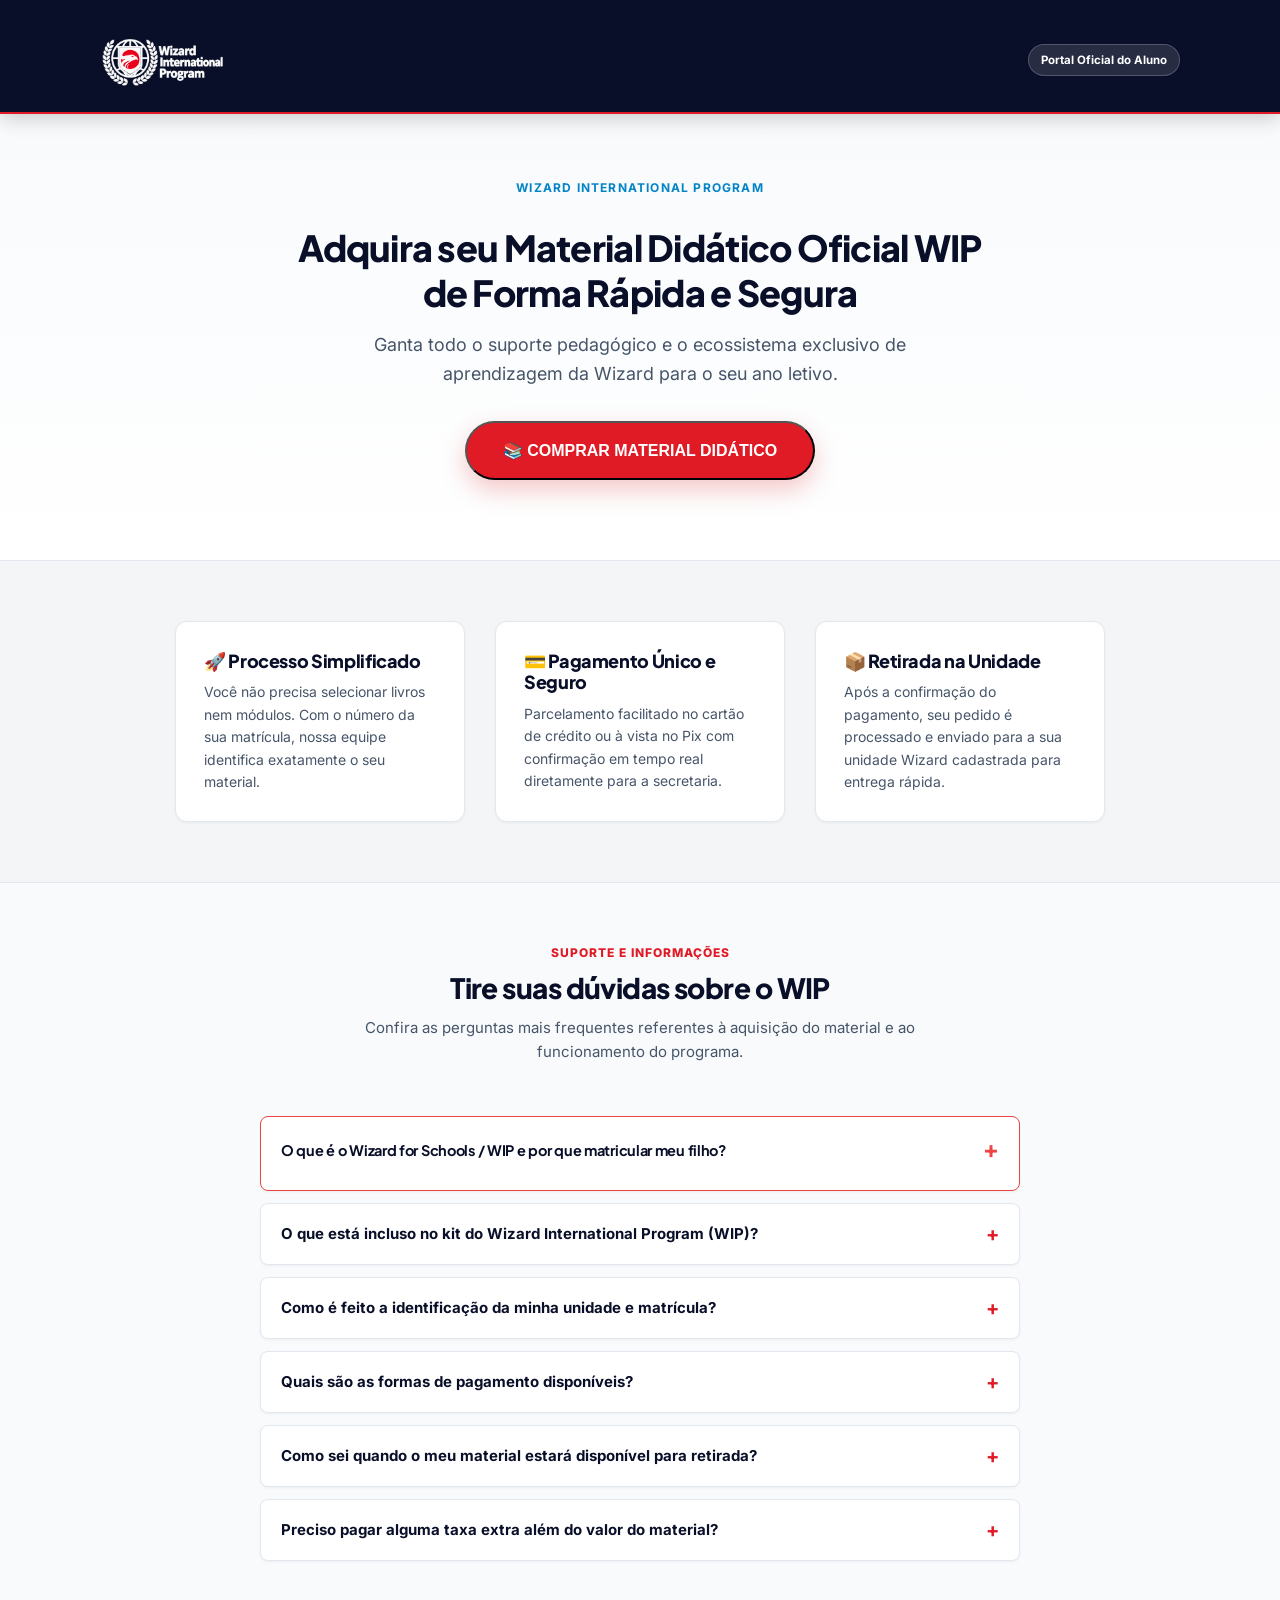
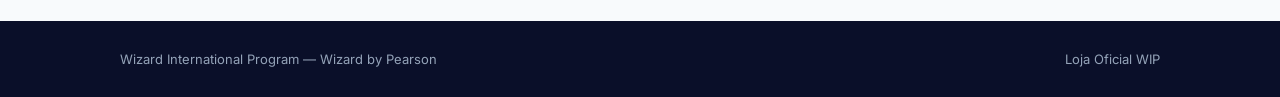
<file: index.html>
<!DOCTYPE html>
<html lang="pt-BR">
<head>
<meta charset="UTF-8">
<meta name="viewport" content="width=device-width, initial-scale=1.0">
<title>Material Didático WIP | Wizard by Pearson</title>
<link rel="preconnect" href="https://fonts.googleapis.com">
<link rel="preconnect" href="https://fonts.gstatic.com" crossorigin>
<link href="https://fonts.googleapis.com/css2?family=Inter:wght@400;500;600;700&family=Plus+Jakarta+Sans:wght@600;700;800&display=swap" rel="stylesheet">
<link rel="stylesheet" href="styles.css">
<style>
  /* Landing Page Styles */
  .hero-landing {
    padding: 60px 20px 80px;
    background: linear-gradient(180deg, #f8fafc 0%, #ffffff 100%);
    text-align: center;
    border-bottom: 1px solid var(--line);
  }
  .hero-landing h1 {
    font-size: 36px;
    color: var(--navy);
    line-height: 1.25;
    max-width: 720px;
    margin: 16px auto;
  }
  .hero-landing p {
    font-size: 18px;
    color: var(--gray);
    max-width: 600px;
    margin: 0 auto 32px;
  }
  .cta-button {
    display: inline-block;
    background: var(--red);
    color: #ffffff;
    font-weight: 800;
    font-size: 16px;
    padding: 18px 36px;
    border-radius: 50px;
    text-decoration: none;
    box-shadow: 0 10px 25px rgba(220, 38, 38, 0.25);
    transition: transform 0.2s, box-shadow 0.2s;
  }
  .cta-button:hover {
    transform: translateY(-2px);
    box-shadow: 0 14px 30px rgba(220, 38, 38, 0.35);
  }

  .features-grid {
    display: grid;
    grid-template-columns: repeat(auto-fit, minmax(280px, 1fr));
    gap: 30px;
    padding: 60px 20px;
  }
  .feature-card {
    background: #ffffff;
    border: 1px solid var(--line);
    border-radius: var(--radius);
    padding: 28px;
    box-shadow: var(--shadow-sm);
  }
  .feature-card h3 {
    font-size: 18px;
    color: var(--navy);
    margin-bottom: 10px;
  }
  .feature-card p {
    font-size: 14px;
    color: var(--gray);
  }

  /* Modal de Cadastro */
  .modal-overlay {
    position: fixed;
    top:0; left:0; right:0; bottom:0;
    background: rgba(15, 23, 42, 0.6);
    backdrop-filter: blur(4px);
    display: none;
    align-items: center;
    justify-content: center;
    padding: 20px;
    z-index: 1000;
  }
  .modal-overlay.active {
    display: flex;
  }
  .modal-content {
    background: #ffffff;
    border-radius: var(--radius);
    padding: 32px;
    max-width: 520px;
    width: 100%;
    max-height: 90vh;
    overflow-y: auto;
    position: relative;
    box-shadow: var(--shadow-md);
  }
  .modal-close {
    position: absolute;
    top: 16px;
    right: 20px;
    background: none;
    border: none;
    font-size: 24px;
    cursor: pointer;
    color: var(--gray);
  }
</style>
</head>
<body>

<header>
  <div class="wrap nav">
<a href="index.html" class="logo">
  <!-- Mude a altura de 50px para 80px ou 90px conforme achar melhor -->
  <img src="img/logodaWIP.png" alt="Wizard International Program" style="height: 85px; width: auto;" />
</a>
    </a>
    <span class="track-pill">Portal Oficial do Aluno</span>
  </div>
</header>

<!-- SEÇÃO HERO DA LANDING PAGE -->
<section class="hero-landing">
  <div class="wrap">
    <span class="eyebrow">Wizard International Program</span>
    <h1>Adquira seu Material Didático Oficial WIP de Forma Rápida e Segura</h1>
    <p>Ganta todo o suporte pedagógico e o ecossistema exclusivo de aprendizagem da Wizard para o seu ano letivo.</p>
    <button onclick="abrirModalCadastro()" class="cta-button">📚 COMPRAR MATERIAL DIDÁTICO</button>
  </div>
</section>

<!-- SEÇÃO DE INFORMAÇÕES / DIFERENCIAIS -->
<main class="wrap">
  <div class="features-grid">
    <div class="feature-card">
      <h3>🚀 Processo Simplificado</h3>
      <p>Você não precisa selecionar livros nem módulos. Com o número da sua matrícula, nossa equipe identifica exatamente o seu material.</p>
    </div>
    <div class="feature-card">
      <h3>💳 Pagamento Único e Seguro</h3>
      <p>Parcelamento facilitado no cartão de crédito ou à vista no Pix com confirmação em tempo real diretamente para a secretaria.</p>
    </div>
    <div class="feature-card">
      <h3>📦 Retirada na Unidade</h3>
      <p>Após a confirmação do pagamento, seu pedido é processado e enviado para a sua unidade Wizard cadastrada para entrega rápida.</p>
    </div>
  </div>
</main>

<!-- MODAL COM O FORMULÁRIO DE CADASTRO -->
<div id="modal-cadastro" class="modal-overlay">
  <div class="modal-content">
    <button class="modal-close" onclick="fecharModalCadastro()">&times;</button>
    <h2 style="font-size: 20px; color: var(--navy); margin-bottom: 8px;">Identificação do Aluno</h2>
    <p style="font-size: 13px; color: var(--gray); margin-bottom: 20px;">Preencha os dados abaixo para vincular o pagamento à sua matrícula na secretaria.</p>

    <form id="student-register-form" class="card-form" onsubmit="salvarCadastroEIrParaCheckout(event)" novalidate>
      <div>
        <label for="student-name">Nome Completo do Aluno *</label>
        <input type="text" id="student-name" placeholder="Ex: João Silva" required>
      </div>

      <div class="row-2">
        <div>
          <label for="student-cpf">CPF do Aluno / Responsável *</label>
          <input type="text" id="student-cpf" placeholder="000.000.000-00" maxlength="14" required>
        </div>
        <div>
          <label for="student-dob">Data de Nascimento *</label>
          <input type="date" id="student-dob" required>
        </div>
      </div>

      <div class="row-2">
        <div>
          <label for="unidade">Unidade:</label>
<select id="unidade" name="unidade" required>
  <option value="" disabled selected>Selecione a unidade...</option>
  <option value="Laranjeiras">Laranjeiras</option>
  <option value="Mata da Praia">Mata da Praia</option>
  <option value="Camburi">Camburi</option>
  <option value="Bento Ferreira">Bento Ferreira</option>
  <option value="Jacaraípe">Jacaraípe</option>
</select>
        </div>
        <div>
          <label for="student-reg">Nº da Matrícula *</label>
          <input type="text" id="student-reg" placeholder="Ex: 12345" required>
        </div>
      </div>

      <div style="border-top: 1px solid var(--line); margin: 16px 0; padding-top: 16px;">
        <div>
          <label for="resp-name">Nome do Responsável *</label>
          <input type="text" id="resp-name" placeholder="Ex: Maria Silva" required>
        </div>

        <div class="row-2">
          <div>
            <label for="resp-phone">WhatsApp *</label>
            <input type="text" id="resp-phone" placeholder="(00) 00000-0000" maxlength="15" required>
          </div>
          <div>
            <label for="resp-email">E-mail *</label>
            <input type="email" id="resp-email" placeholder="seu@email.com" required>
          </div>
        </div>
      </div>

      <button type="submit" class="btn-pay" style="margin-top: 10px;">IR PARA O PAGAMENTO →</button>
    </form>
  </div>
</div>

<!-- SEÇÃO DE FAQ (TIRE SUAS DÚVIDAS) -->
<section class="faq-section">
  <div class="wrap">
    <div class="faq-header">
      <span class="section-tag">SUPORTE E INFORMAÇÕES</span>
      <h2>Tire suas dúvidas sobre o WIP</h2>
      <p>Confira as perguntas mais frequentes referentes à aquisição do material e ao funcionamento do programa.</p>
    </div>
    <!-- SEÇÃO: O QUE É O WIP -->
<!-- SEÇÃO: O QUE É O WIP (INICIA FECHADO E COMPACTO) -->
<section class="wip-about-section">
  <div class="wrap">
    <!-- Repare no 'collapsed' adicionado aqui na classe -->
    <div class="wip-about-card collapsed">
      
      <div class="wip-about-header" onclick="toggleWipAccordion()" style="cursor: pointer;">
        <h2>O que é o Wizard for Schools / WIP e por que matricular meu filho?</h2>
        <span class="wip-toggle-icon" id="wipIcon">+</span>
      </div>

      <p class="wip-about-desc">
        O <strong>Wizards for Schools</strong> (também conhecido como <strong>WIP - Wizard International Program</strong>) é um programa de carga horária estendida de inglês com metodologia desenvolvida para atender desde a <strong>Educação Infantil ao Ensino Médio</strong>, ensinando as 4 habilidades do idioma com autonomia desde as primeiras aulas.
      </p>

      <div class="wip-grid">
        <div class="wip-feature-box">
          <div class="wip-icon-wrapper">
            <svg viewBox="0 0 24 24" fill="none" stroke="currentColor" stroke-width="2"><path d="M13 2L3 14h9l-1 8 10-12h-9l1-8z"/></svg>
          </div>
          <div>
            <h3>Resultados Rápidos</h3>
            <p>Resultados mensuráveis e perceptíveis no progresso do aluno.</p>
          </div>
        </div>

        <div class="wip-feature-box">
          <div class="wip-icon-wrapper">
            <svg viewBox="0 0 24 24" fill="none" stroke="currentColor" stroke-width="2"><circle cx="12" cy="12" r="10"/><polyline points="12 6 12 12 16 14"/></svg>
          </div>
          <div>
            <h3>Imersão Cultural</h3>
            <p>Aulas dinâmicas com imersão cultural até 5x na semana.</p>
          </div>
        </div>

        <div class="wip-feature-box">
          <div class="wip-icon-wrapper">
            <svg viewBox="0 0 24 24" fill="none" stroke="currentColor" stroke-width="2"><path d="M3 9l9-7 9 7v11a2 2 0 0 1-2 2H5a2 2 0 0 1-2-2z"/><polyline points="9 22 9 12 15 12 15 22"/></svg>
          </div>
          <div>
            <h3>Comodidade Total</h3>
            <p>Aulas com qualidade Wizard diretamente dentro da escola.</p>
          </div>
        </div>

        <div class="wip-feature-box">
          <div class="wip-icon-wrapper">
            <svg viewBox="0 0 24 24" fill="none" stroke="currentColor" stroke-width="2"><polygon points="12 2 15.09 8.26 22 9.27 17 14.14 18.18 21.02 12 17.77 5.82 21.02 7 14.14 2 9.27 8.91 8.26 12 2"/></svg>
          </div>
          <div>
            <h3>Metodologia Exclusiva</h3>
            <p>Metodologia comprovada da Wizard by Pearson.</p>
          </div>
        </div>

        <div class="wip-feature-box">
          <div class="wip-icon-wrapper">
            <svg viewBox="0 0 24 24" fill="none" stroke="currentColor" stroke-width="2"><path d="M17 21v-2a4 4 0 0 0-4-4H5a4 4 0 0 0-4 4v2"/><circle cx="9" cy="7" r="4"/><path d="M23 21v-2a4 4 0 0 0-3-3.87"/><path d="M16 3.13a4 4 0 0 1 0 7.75"/></svg>
          </div>
          <div>
            <h3>Professores Qualificados</h3>
            <p>Corpo docente treinado pela equipe pedagógica da Wizard.</p>
          </div>
        </div>

        <div class="wip-feature-box">
          <div class="wip-icon-wrapper">
            <svg viewBox="0 0 24 24" fill="none" stroke="currentColor" stroke-width="2"><path d="M12 22s8-4 8-10V5l-8-3-8 3v7c0 6 8 10 8 10z"/></svg>
          </div>
          <div>
            <h3>Avaliação Internacional</h3>
            <p>Testes de acompanhamento e certificação do progresso do inglês.</p>
          </div>
        </div>
      </div>

      <div class="wip-highlight-card">
        <div class="wip-highlight-title">
          <svg viewBox="0 0 24 24" fill="none" stroke="currentColor" stroke-width="2"><path d="M8.5 14.5A2.5 2.5 0 0 0 11 12c0-1.38-.5-2-1-3-1.072-2.143-.224-4.054 2-6 .5 2.5 2 4.9 4 6.5 2 1.6 3 3.5 3 5.5a7 7 0 1 1-14 0c0-1.153.433-2.294 1-3a2.5 2.5 0 0 0 2.5 2.5z"/></svg>
          Tudo isso sem sair da escola!
        </div>
        <p>O Wizards for Schools facilita a adaptação à rotina escolar, garantindo ensino de qualidade e um futuro repleto de oportunidades.</p>
      </div>

    </div>
  </div>
</section>
    <div class="faq-container">
      <div class="faq-item">
        <button class="faq-question" onclick="toggleFaq(this)">
          <span>O que está incluso no kit do Wizard International Program (WIP)?</span>
          <span class="faq-icon">+</span>
        </button>
        <div class="faq-answer">
          <p>O kit contempla todo o material didático exclusivo utilizado ao longo do módulo do programa WIP, garantindo que o aluno acompanhe as aulas de forma completa com conteúdo oficial Pearson.</p>
        </div>
      </div>

      <div class="faq-item">
        <button class="faq-question" onclick="toggleFaq(this)">
          <span>Como é feito a identificação da minha unidade e matrícula?</span>
          <span class="faq-icon">+</span>
        </button>
        <div class="faq-answer">
          <p>No momento da solicitação neste portal, você informa o nome do aluno, número da matrícula e seleciona a sua unidade Wizard. Com esses dados, nossa secretaria local faz a validação e vincula a entrega diretamente ao seu cadastro.</p>
        </div>
      </div>

      <div class="faq-item">
        <button class="faq-question" onclick="toggleFaq(this)">
          <span>Quais são as formas de pagamento disponíveis?</span>
          <span class="faq-icon">+</span>
        </button>
        <div class="faq-answer">
          <p>Você pode realizar o pagamento único de forma simples e rápida através de PIX com aprovação imediata ou via Cartão de Crédito na tela de checkout.</p>
        </div>
      </div>

      <div class="faq-item">
        <button class="faq-question" onclick="toggleFaq(this)">
          <span>Como sei quando o meu material estará disponível para retirada?</span>
          <span class="faq-icon">+</span>
        </button>
        <div class="faq-answer">
          <p>Assim que o pagamento for confirmado, a secretaria fará a requisição interna no sistema SAF. O progresso é acompanhado pela própria equipe e você poderá ser notificado via WhatsApp assim que o material estiver pronto para entrega na unidade.</p>
        </div>
      </div>

      <div class="faq-item">
        <button class="faq-question" onclick="toggleFaq(this)">
          <span>Preciso pagar alguma taxa extra além do valor do material?</span>
          <span class="faq-icon">+</span>
        </button>
        <div class="faq-answer">
          <p>Não. O valor pago durante este procedimento cobre integralmente a taxa do material didático selecionado, sem nenhum custo oculto adicional.</p>
        </div>
      </div>
    </div>
  </div>
</section>
<footer>
  <div class="wrap footer-row">
    <span>Wizard International Program — Wizard by Pearson</span>
    <span>Loja Oficial WIP</span>
  </div>
</footer>

<script>
  function abrirModalCadastro() {
    document.getElementById('modal-cadastro').classList.add('active');
  }

  function fecharModalCadastro() {
    document.getElementById('modal-cadastro').classList.remove('active');
  }

  // Máscaras rápidas
  document.getElementById('student-cpf').addEventListener('input', e => {
    let v = e.target.value.replace(/\D/g, '');
    v = v.replace(/(\d{3})(\d)/, '$1.$2');
    v = v.replace(/(\d{3})(\d)/, '$1.$2');
    v = v.replace(/(\d{3})(\d{1,2})$/, '$1-$2');
    e.target.value = v;
  });

  document.getElementById('resp-phone').addEventListener('input', e => {
    let v = e.target.value.replace(/\D/g, '');
    v = v.replace(/^(\d{2})(\d)/g, '($1) $2');
    v = v.replace(/(\d{5})(\d)/, '$1-$2');
    e.target.value = v;
  });

  function salvarCadastroEIrParaCheckout(e) {
    e.preventDefault();
    const form = document.getElementById('student-register-form');
    const inputs = form.querySelectorAll('input, select');
    let valido = true;

    inputs.forEach(input => {
      if(!input.value.trim()){
        input.style.borderColor = 'var(--red)';
        valido = false;
      } else {
        input.style.borderColor = 'var(--line)';
      }
    });
    if(!valido) return;

    const alunoData = {
      nome: document.getElementById('student-name').value,
      cpf: document.getElementById('student-cpf').value,
      nascimento: document.getElementById('student-dob').value,
      unidade: document.getElementById('unidade').value,
      matricula: document.getElementById('student-reg').value,
      responsavel: document.getElementById('resp-name').value,
      whatsapp: document.getElementById('resp-phone').value,
      email: document.getElementById('resp-email').value,
      dataCadastro: new Date().toLocaleDateString('pt-BR')
    };

    localStorage.setItem('aluno_pendente', JSON.stringify(alunoData));
    window.location.href = 'checkout.html';
  }
  function toggleFaq(button) {
  const item = button.parentElement;
  
  // Opcional: Fecha os outros itens que estiverem abertos
  document.querySelectorAll('.faq-item').forEach(otherItem => {
    if (otherItem !== item) {
      otherItem.classList.remove('active');
    }
  });

  // Alterna o item clicado
  item.classList.toggle('active');
}
function toggleWipAccordion() {
  const card = document.querySelector('.wip-about-card');
  const icon = document.getElementById('wipIcon');
  
  // Alterna a classe que esconde/mostra o conteúdo
  card.classList.toggle('collapsed');
  
  // Muda o ícone entre (-) e (+)
  if (card.classList.contains('collapsed')) {
    icon.innerText = '+';
  } else {
    icon.innerText = '−';
  }
}
</script>
</body>
</html>
</file>
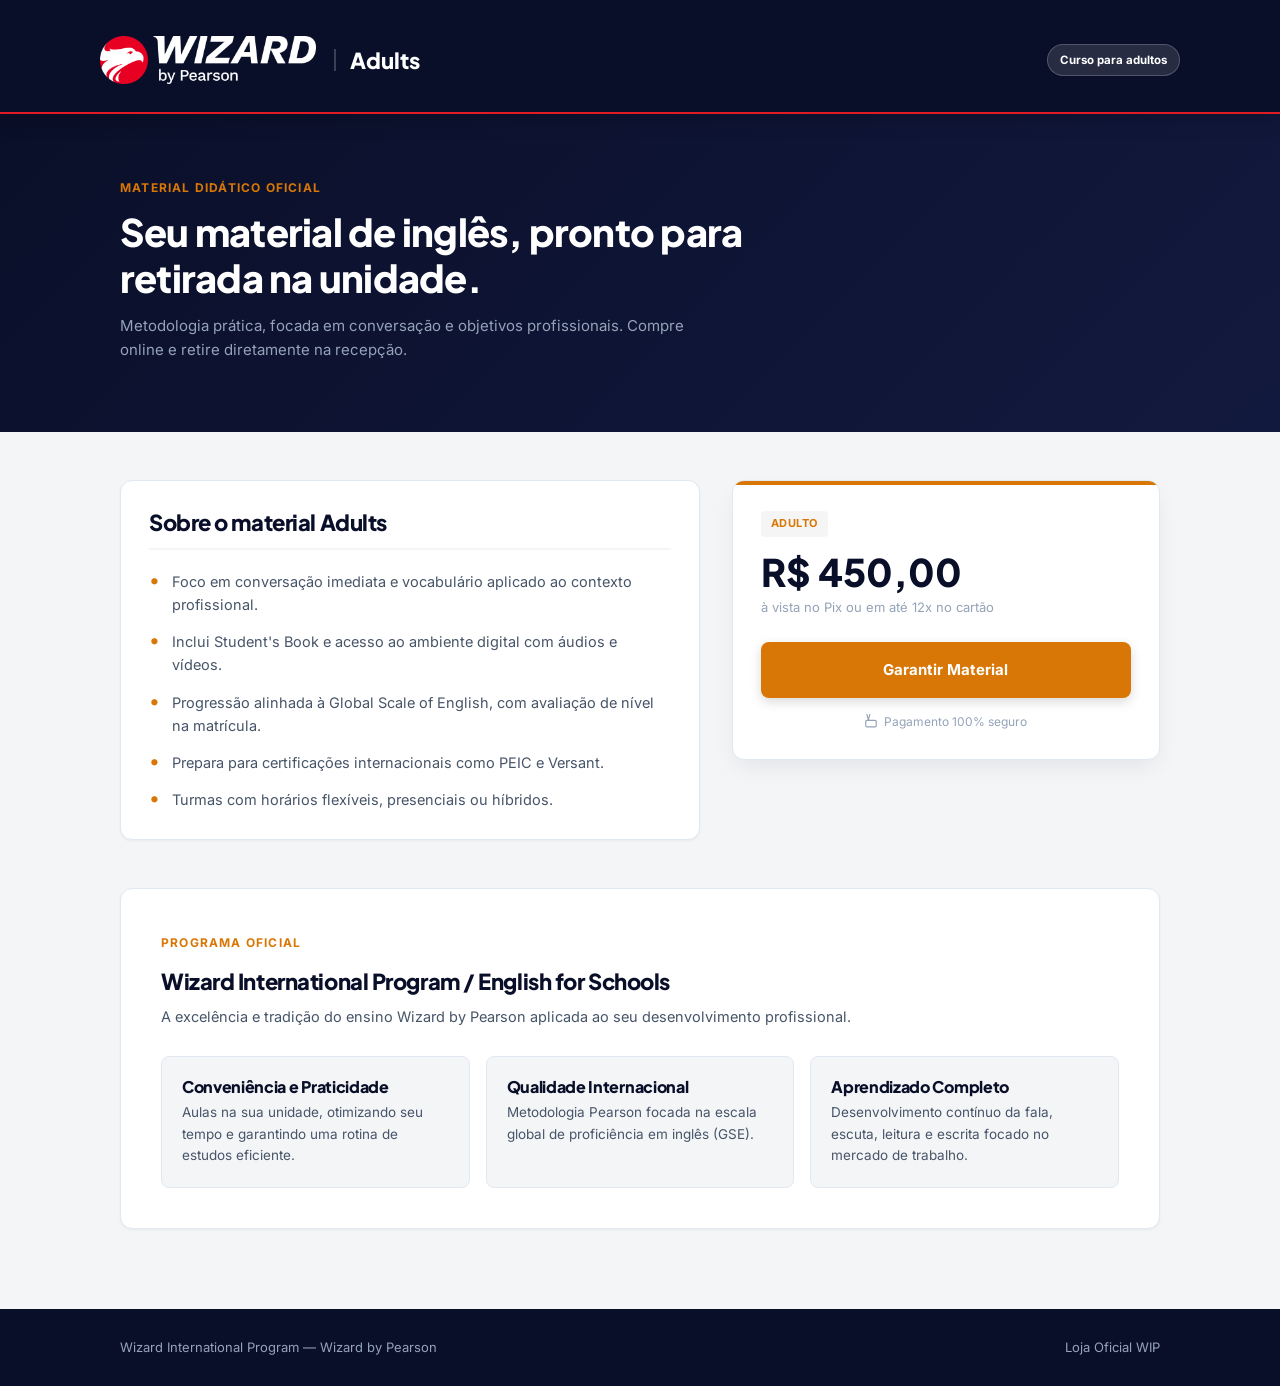
<file: adults.html>
<!DOCTYPE html>
<html lang="pt-BR">
<head>
<meta charset="UTF-8">
<meta name="viewport" content="width=device-width, initial-scale=1.0">
<title>WIP Adults | Material Didático Oficial</title>
<link rel="preconnect" href="https://fonts.googleapis.com">
<link rel="preconnect" href="https://fonts.gstatic.com" crossorigin>
<link href="https://fonts.googleapis.com/css2?family=Inter:wght@400;500;600;700&family=Plus+Jakarta+Sans:wght@600;700;800&display=swap" rel="stylesheet">
<link rel="stylesheet" href="styles.css">
<style>:root{--track-accent: var(--adults-accent);}</style>
</head>
<body>

<header>
  <div class="wrap nav">
    <a href="#" class="logo">
      <img src="img/wizard-logo.png" alt="Wizard by Pearson" class="logo-img">
      <span class="logo-word">Adults</span>
    </a>
    <span class="track-pill">Curso para adultos</span>
  </div>
</header>

<section class="hero">
  <div class="wrap">
    <span class="eyebrow">Material Didático Oficial</span>
    <h1>Seu material de inglês, pronto para retirada na unidade.</h1>
    <p>Metodologia prática, focada em conversação e objetivos profissionais. Compre online e retire diretamente na recepção.</p>
  </div>
</section>

<main class="wrap main-content">
  <section class="product-grid">
    <div class="product-details">
      <h2>Sobre o material Adults</h2>
      <ul class="feature-list">
        <li>Foco em conversação imediata e vocabulário aplicado ao contexto profissional.</li>
        <li>Inclui Student's Book e acesso ao ambiente digital com áudios e vídeos.</li>
        <li>Progressão alinhada à Global Scale of English, com avaliação de nível na matrícula.</li>
        <li>Prepara para certificações internacionais como PEIC e Versant.</li>
        <li>Turmas com horários flexíveis, presenciais ou híbridos.</li>
      </ul>
    </div>

    <div class="price-card">
      <span class="badge">Adulto</span>
      <div class="price">R$ 450,00</div>
      <div class="price-note">à vista no Pix ou em até 12x no cartão</div>
<a class="btn-buy" href="checkout.html?produto=WIP%20Adults&preco=450.00&faixa=Curso%20para%20adultos&origem=adults.html">Garantir Material</a>
      <div class="secure-note">
        <svg width="14" height="14" viewBox="0 0 24 24" fill="none" stroke="currentColor" stroke-width="2"><rect x="3" y="11" width="18" height="11" rx="2" ry="2"></rect><path d="M7 11V7a5 50 0 1 1 1 0v4"></path></svg>
        Pagamento 100% seguro
      </div>
    </div>
  </section>

  <section class="about-wip">
    <div class="about-wip-header">
      <span class="eyebrow">Programa Oficial</span>
      <h2>Wizard International Program / English for Schools</h2>
      <p>A excelência e tradição do ensino Wizard by Pearson aplicada ao seu desenvolvimento profissional.</p>
    </div>

    <div class="about-wip-grid">
      <div class="wip-card">
        <h3>Conveniência e Praticidade</h3>
        <p>Aulas na sua unidade, otimizando seu tempo e garantindo uma rotina de estudos eficiente.</p>
      </div>

      <div class="wip-card">
        <h3>Qualidade Internacional</h3>
        <p>Metodologia Pearson focada na escala global de proficiência em inglês (GSE).</p>
      </div>

      <div class="wip-card">
        <h3>Aprendizado Completo</h3>
        <p>Desenvolvimento contínuo da fala, escuta, leitura e escrita focado no mercado de trabalho.</p>
      </div>
    </div>
  </section>
</main>

<footer>
  <div class="wrap footer-row">
    <span>Wizard International Program — Wizard by Pearson</span>
    <span>Loja Oficial WIP</span>
  </div>
</footer>

</body>
</html>
</file>
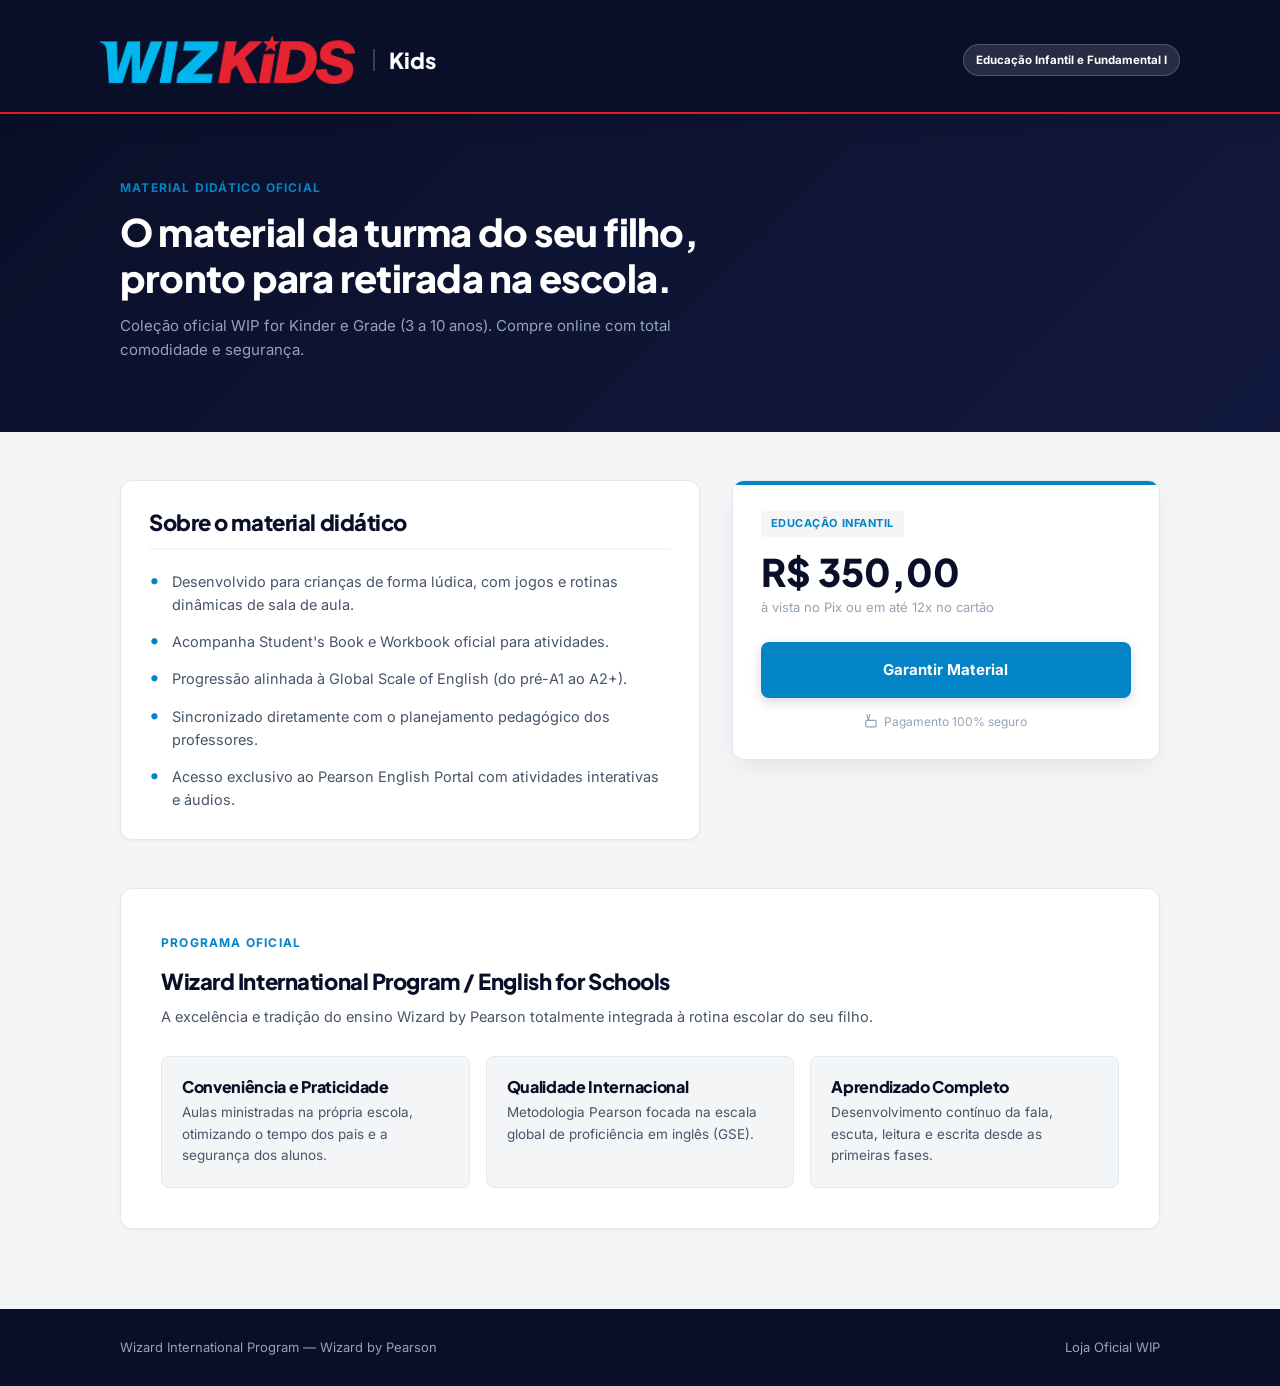
<file: kids.html>
<!DOCTYPE html>
<html lang="pt-BR">
<head>
  <meta charset="UTF-8">
  <meta name="viewport" content="width=device-width, initial-scale=1.0">
  <title>WIP Kids | Material Didático Oficial</title>
  <link rel="preconnect" href="https://fonts.googleapis.com">
  <link rel="preconnect" href="https://fonts.gstatic.com" crossorigin>
  <link href="https://fonts.googleapis.com/css2?family=Inter:wght@400;500;600;700&family=Plus+Jakarta+Sans:wght@600;700;800&display=swap" rel="stylesheet">
  <link rel="stylesheet" href="styles.css">
  <style>:root{--track-accent: var(--kids-accent);}</style>
</head>
<body>

<header>
  <div class="wrap nav">
    <a href="#" class="logo">
      <img src="img/wizkids-logo.png" alt="WizKids" class="logo-img">
      <span class="logo-word">Kids</span>
    </a>
    <span class="track-pill">Educação Infantil e Fundamental I</span>
  </div>
</header>

<section class="hero">
  <div class="wrap">
    <span class="eyebrow">Material Didático Oficial</span>
    <h1>O material da turma do seu filho, pronto para retirada na escola.</h1>
    <p>Coleção oficial WIP for Kinder e Grade (3 a 10 anos). Compre online com total comodidade e segurança.</p>
  </div>
</section>

<main class="wrap main-content">
  <section class="product-grid">
    <div class="product-details">
      <h2>Sobre o material didático</h2>
      <ul class="feature-list">
        <li>Desenvolvido para crianças de forma lúdica, com jogos e rotinas dinâmicas de sala de aula.</li>
        <li>Acompanha Student's Book e Workbook oficial para atividades.</li>
        <li>Progressão alinhada à Global Scale of English (do pré-A1 ao A2+).</li>
        <li>Sincronizado diretamente com o planejamento pedagógico dos professores.</li>
        <li>Acesso exclusivo ao Pearson English Portal com atividades interativas e áudios.</li>
      </ul>
    </div>

    <div class="price-card">
      <span class="badge">Educação Infantil</span>
      <div class="price">R$ 350,00</div>
      <div class="price-note">à vista no Pix ou em até 12x no cartão</div>
<a class="btn-buy" href="checkout.html?produto=WIP%20Teens&preco=420.00&faixa=Fundamental%20II%20e%20Ensino%20M%C3%A9dio&origem=teens.html">Garantir Material</a>
      <div class="secure-note">
        <svg width="14" height="14" viewBox="0 0 24 24" fill="none" stroke="currentColor" stroke-width="2"><rect x="3" y="11" width="18" height="11" rx="2" ry="2"></rect><path d="M7 11V7a5 50 0 1 11 0v4"></path></svg>
        Pagamento 100% seguro
      </div>
    </div>
  </section>

  <section class="about-wip">
    <div class="about-wip-header">
      <span class="eyebrow">Programa Oficial</span>
      <h2>Wizard International Program / English for Schools</h2>
      <p>A excelência e tradição do ensino Wizard by Pearson totalmente integrada à rotina escolar do seu filho.</p>
    </div>

    <div class="about-wip-grid">
      <div class="wip-card">
        <h3>Conveniência e Praticidade</h3>
        <p>Aulas ministradas na própria escola, otimizando o tempo dos pais e a segurança dos alunos.</p>
      </div>

      <div class="wip-card">
        <h3>Qualidade Internacional</h3>
        <p>Metodologia Pearson focada na escala global de proficiência em inglês (GSE).</p>
      </div>

      <div class="wip-card">
        <h3>Aprendizado Completo</h3>
        <p>Desenvolvimento contínuo da fala, escuta, leitura e escrita desde as primeiras fases.</p>
      </div>
    </div>
  </section>
</main>

<footer>
  <div class="wrap footer-row">
    <span>Wizard International Program — Wizard by Pearson</span>
    <span>Loja Oficial WIP</span>
  </div>
</footer>

</body>
</html>
</file>
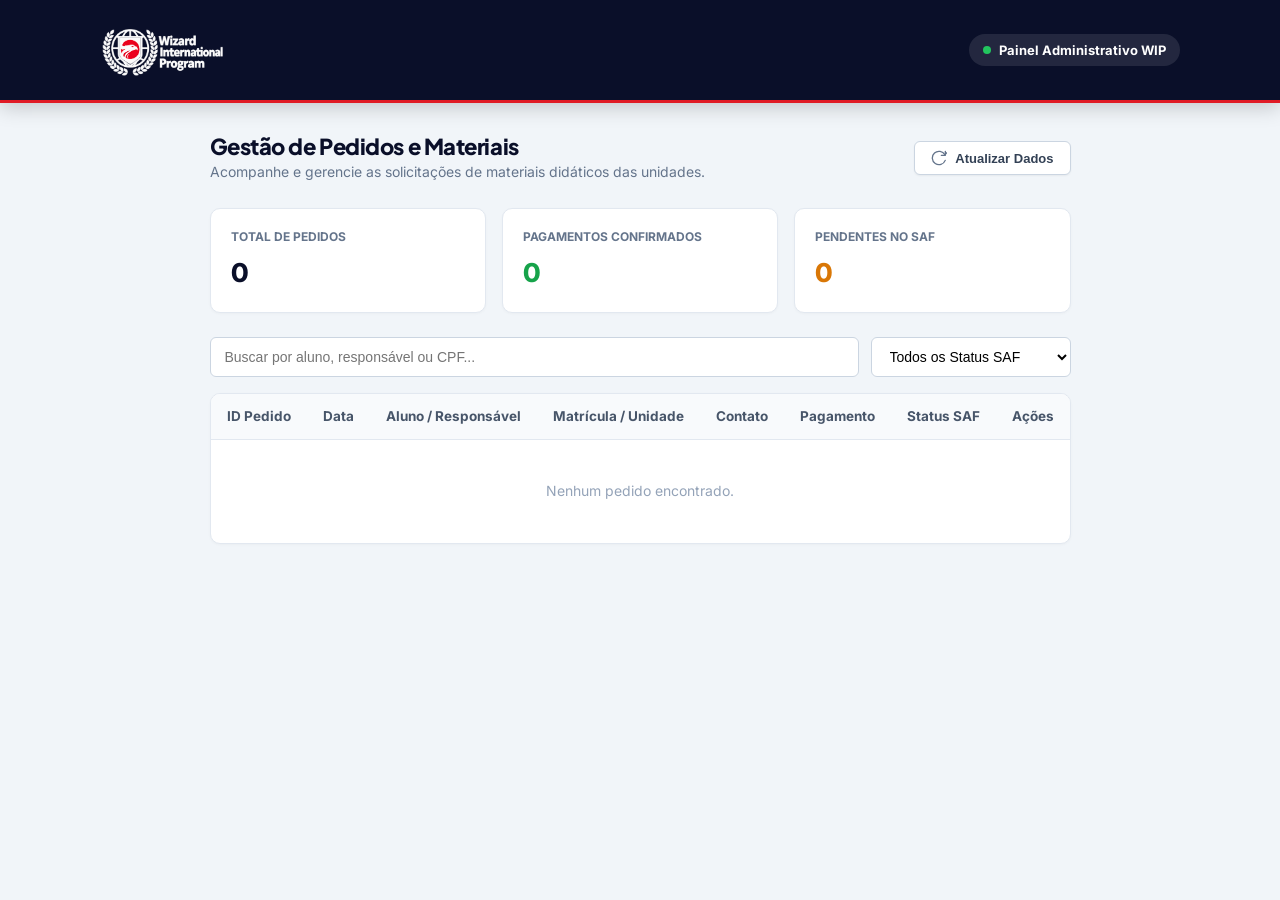
<file: secretaria.html>
<!DOCTYPE html>
<html lang="pt-BR">
<head>
  <meta charset="UTF-8">
  <meta name="viewport" content="width=device-width, initial-scale=1.0">
  <title>Painel da Secretaria | Wizard International Program</title>
  <link rel="preconnect" href="https://fonts.googleapis.com">
  <link rel="preconnect" href="https://fonts.gstatic.com" crossorigin>
  <link href="https://fonts.googleapis.com/css2?family=Inter:wght@400;500;600;700&family=Plus+Jakarta+Sans:wght@600;700;800&display=swap" rel="stylesheet">
  <link rel="stylesheet" href="styles.css">
</head>
<body class="admin-body">

<header class="admin-header">
  <div class="wrap nav">
    <a href="index.html" class="logo">
  <img src="img/logodaWIP.png" alt="Wizard International Program" style="height: 85px; width: auto;" />
    </a>
    <div class="admin-badge">
      <span class="status-dot"></span> Painel Administrativo WIP
    </div>
  </div>
</header>

<main class="wrap admin-main">
  
  <!-- CABEÇALHO DO PAINEL -->
  <div class="admin-topbar">
    <div>
      <h2>Gestão de Pedidos e Materiais</h2>
      <p>Acompanhe e gerencie as solicitações de materiais didáticos das unidades.</p>
    </div>
<button onclick="carregarPedidos(this)" class="btn-refresh">
  <svg class="icon-refresh" width="16" height="16" viewBox="0 0 24 24" fill="none" stroke="currentColor" stroke-width="2" stroke-linecap="round" stroke-linejoin="round">
    <path d="M21.5 2v6h-6"></path>
    <path d="M21.34 15.57a10 10 0 1 1-.57-8.38l5.67-5.67"></path>
  </svg>
  <span>Atualizar Dados</span>
</button>
  </div>

  <!-- METRICAS / KPIs -->
  <div class="kpi-grid">
    <div class="kpi-card">
      <span class="kpi-title">Total de Pedidos</span>
      <span class="kpi-value" id="kpi-total">0</span>
    </div>
    <div class="kpi-card kpi-success">
      <span class="kpi-title">Pagamentos Confirmados</span>
      <span class="kpi-value" id="kpi-pagos">0</span>
    </div>
    <div class="kpi-card kpi-warning">
      <span class="kpi-title">Pendentes no SAF</span>
      <span class="kpi-value" id="kpi-saf-pendente">0</span>
    </div>
  </div>

  <!-- BARRA DE PESQUISA E FILTROS -->
  <div class="admin-filters">
    <input type="text" id="search-input" placeholder="Buscar por aluno, responsável ou CPF..." oninput="filtrarPedidos()">
    <select id="filter-status" onchange="filtrarPedidos()">
      <option value="">Todos os Status SAF</option>
      <option value="🟡 Solicitar">🟡 Solicitar</option>
      <option value="🟢 Solicitado">🟢 Solicitado</option>
      <option value="📦 Entregue">📦 Entregue</option>
    </select>
  </div>

  <!-- TABELA DE PEDIDOS -->
  <div class="table-container">
    <table class="admin-table">
      <thead>
        <tr>
          <th>ID Pedido</th>
          <th>Data</th>
          <th>Aluno / Responsável</th>
          <th>Matrícula / Unidade</th>
          <th>Contato</th>
          <th>Pagamento</th>
          <th>Status SAF</th>
          <th style="text-align: right;">Ações</th>
        </tr>
      </thead>
      <tbody id="tabela-pedidos">
        <!-- Injetado via JS -->
      </tbody>
    </table>
    
    <div id="empty-state" class="empty-state" style="display: none;">
      <p>Nenhum pedido encontrado.</p>
    </div>
  </div>

</main>

<script>
  let todosPedidos = [];

  // Carrega os pedidos ao abrir a tela
  document.addEventListener("DOMContentLoaded", () => {
    carregarPedidos();
  });

  function carregarPedidos() {
    todosPedidos = JSON.parse(localStorage.getItem('pedidos_secretaria') || '[]');
    atualizarKPIs(todosPedidos);
    renderizarTabela(todosPedidos);
  }

  function atualizarKPIs(pedidos) {
    document.getElementById('kpi-total').innerText = pedidos.length;
    
    const pagos = pedidos.filter(p => p.pagamento && p.pagamento.includes('Pago')).length;
    document.getElementById('kpi-pagos').innerText = pagos;

    const pendentesSaf = pedidos.filter(p => p.statusSaf === '🟡 Solicitar').length;
    document.getElementById('kpi-saf-pendente').innerText = pendentesSaf;
  }

  function renderizarTabela(pedidos) {
    const tbody = document.getElementById('tabela-pedidos');
    const emptyState = document.getElementById('empty-state');
    tbody.innerHTML = '';

    if (pedidos.length === 0) {
      emptyState.style.display = 'block';
      return;
    }

    emptyState.style.display = 'none';

    pedidos.forEach((p, index) => {
      const tr = document.createElement('tr');
      tr.innerHTML = `
        <td><strong>${p.id || 'N/A'}</strong></td>
        <td>${p.data || '-'}</td>
        <td>
          <div class="cell-main">${p.aluno || 'Não informado'}</div>
          <div class="cell-sub">Resp: ${p.responsavel || '-'} | CPF: ${p.cpf || '-'}</div>
        </td>
        <td>
          <div class="cell-main">${p.unidade || 'Unidade Principal'}</div>
          <div class="cell-sub">Matrícula: ${p.matricula || '-'}</div>
        </td>
        <td>
          <div class="cell-sub">${p.email || '-'}</div>
          <div class="cell-sub">${p.whatsapp || '-'}</div>
        </td>
        <td><span class="badge-status badge-pay">${p.pagamento || '✅ Pago'}</span></td>
        <td>
          <select class="select-saf" onchange="alterarStatusSaf(${index}, this.value)">
            <option value="🟡 Solicitar" ${p.statusSaf === '🟡 Solicitar' ? 'selected' : ''}>🟡 Solicitar</option>
            <option value="🟢 Solicitado" ${p.statusSaf === '🟢 Solicitado' ? 'selected' : ''}>🟢 Solicitado</option>
            <option value="📦 Entregue" ${p.statusSaf === '📦 Entregue' ? 'selected' : ''}>📦 Entregue</option>
          </select>
        </td>
        <td style="text-align: right;">
          <button class="btn-delete" onclick="excluirPedido(${index})" title="Excluir Registro">🗑️</button>
        </td>
      `;
      tbody.appendChild(tr);
    });
  }

  function filtrarPedidos() {
    const termo = document.getElementById('search-input').value.toLowerCase();
    const statusFiltro = document.getElementById('filter-status').value;

    const filtrados = todosPedidos.filter(p => {
      const bateTexto = (p.aluno && p.aluno.toLowerCase().includes(termo)) ||
                        (p.responsavel && p.responsavel.toLowerCase().includes(termo)) ||
                        (p.cpf && p.cpf.toLowerCase().includes(termo)) ||
                        (p.id && p.id.toLowerCase().includes(termo));
      
      const bateStatus = statusFiltro === "" || p.statusSaf === statusFiltro;

      return bateTexto && bateStatus;
    });

    renderizarTabela(filtrados);
  }

  function alterarStatusSaf(index, novoStatus) {
    todosPedidos[index].statusSaf = novoStatus;
    localStorage.setItem('pedidos_secretaria', JSON.stringify(todosPedidos));
    atualizarKPIs(todosPedidos);
  }

  function excluirPedido(index) {
    if (confirm("Tem certeza que deseja remover este pedido do histórico da Secretaria?")) {
      todosPedidos.splice(index, 1);
      localStorage.setItem('pedidos_secretaria', JSON.stringify(todosPedidos));
      carregarPedidos();
    }
  }
</script>

</body>
</html>
</file>
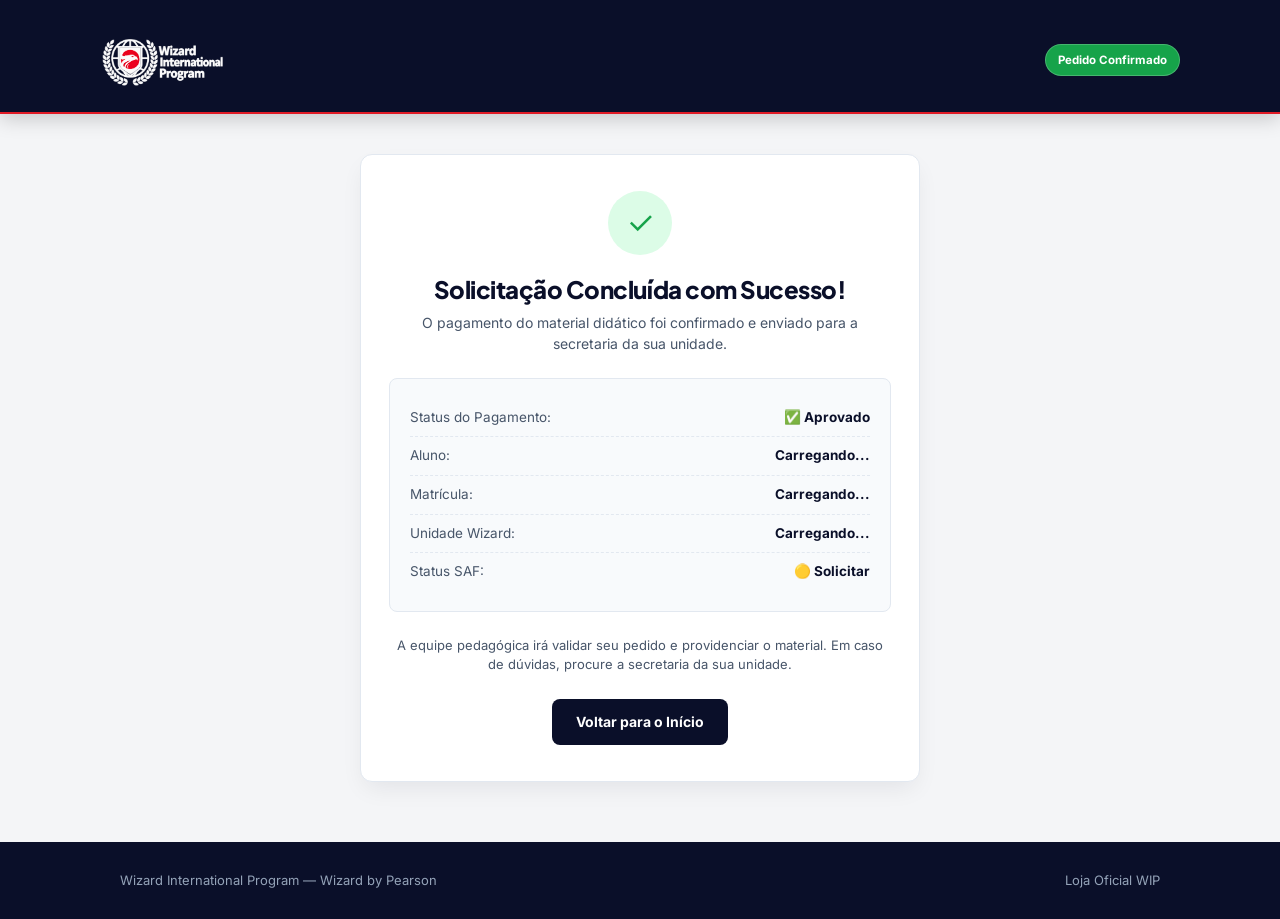
<file: sucesso.html>
<!DOCTYPE html>
<html lang="pt-BR">
<head>
<meta charset="UTF-8">
<meta name="viewport" content="width=device-width, initial-scale=1.0">
<title>Pagamento Confirmado | Wizard WIP</title>
<link rel="preconnect" href="https://fonts.googleapis.com">
<link rel="preconnect" href="https://fonts.gstatic.com" crossorigin>
<link href="https://fonts.googleapis.com/css2?family=Inter:wght@400;500;600;700&family=Plus+Jakarta+Sans:wght@600;700;800&display=swap" rel="stylesheet">
<link rel="stylesheet" href="styles.css">
<style>
  .success-container {
    max-width: 600px;
    margin: 40px auto 60px;
    padding: 0 20px;
  }
  .success-card {
    background: #ffffff;
    border: 1px solid var(--line);
    border-radius: var(--radius);
    padding: 36px 28px;
    text-align: center;
    box-shadow: var(--shadow-md);
  }
  .success-icon {
    width: 64px;
    height: 64px;
    background: #dcfce7;
    color: #16a34a;
    border-radius: 50%;
    display: flex;
    align-items: center;
    justify-content: center;
    font-size: 32px;
    margin: 0 auto 20px;
  }
  .success-card h1 {
    font-size: 24px;
    color: var(--navy);
    margin-bottom: 8px;
  }
  .success-card p {
    font-size: 14px;
    color: var(--gray);
    line-height: 1.5;
    margin-bottom: 24px;
  }
  .summary-box {
    background: #f8fafc;
    border: 1px solid var(--line);
    border-radius: 8px;
    padding: 20px;
    text-align: left;
    margin-bottom: 24px;
  }
  .summary-row {
    display: flex;
    justify-content: space-between;
    padding: 8px 0;
    font-size: 13.5px;
    border-bottom: 1px dashed var(--line);
  }
  .summary-row:last-child {
    border-bottom: none;
  }
  .summary-row span {
    color: var(--gray);
  }
  .summary-row strong {
    color: var(--navy);
  }
  .btn-voltar {
    display: inline-block;
    background: var(--navy);
    color: #ffffff;
    font-weight: 700;
    font-size: 14px;
    padding: 12px 24px;
    border-radius: 8px;
    text-decoration: none;
    transition: background 0.2s;
  }
  .btn-voltar:hover {
    opacity: 0.9;
  }
</style>
</head>
<body>

<header>
  <div class="wrap nav">
    <a href="index.html" class="logo">
  <img src="img/logodaWIP.png" alt="Wizard International Program" style="height: 85px; width: auto;" />
    </a>
    <span class="track-pill" style="background: #16a34a; color: #fff;">Pedido Confirmado</span>
  </div>
</header>

<main class="success-container">
  <div class="success-card">
    <div class="success-icon">✓</div>
    <h1>Solicitação Concluída com Sucesso!</h1>
    <p>O pagamento do material didático foi confirmado e enviado para a secretaria da sua unidade.</p>

    <div class="summary-box" id="resumo-pedido">
      <!-- Preenchido dinamicamente via JS -->
      <div class="summary-row"><span>Status do Pagamento:</span> <strong>✅ Aprovado</strong></div>
      <div class="summary-row"><span>Aluno:</span> <strong id="res-aluno">Carregando...</strong></div>
      <div class="summary-row"><span>Matrícula:</span> <strong id="res-matricula">Carregando...</strong></div>
      <div class="summary-row"><span>Unidade Wizard:</span> <strong id="res-unidade">Carregando...</strong></div>
      <div class="summary-row"><span>Status SAF:</span> <strong>🟡 Solicitar</strong></div>
    </div>

    <p style="font-size: 13px; color: var(--gray);">A equipe pedagógica irá validar seu pedido e providenciar o material. Em caso de dúvidas, procure a secretaria da sua unidade.</p>

    <a href="index.html" class="btn-voltar">Voltar para o Início</a>
  </div>
</main>

<footer>
  <div class="wrap footer-row">
    <span>Wizard International Program — Wizard by Pearson</span>
    <span>Loja Oficial WIP</span>
  </div>
</footer>

<script>
  document.addEventListener('DOMContentLoaded', () => {
    const pedidos = JSON.parse(localStorage.getItem('pedidos_secretaria') || '[]');
    if (pedidos.length > 0) {
      const ultimoPedido = pedidos[0];
      document.getElementById('res-aluno').innerText = ultimoPedido.aluno || '-';
      document.getElementById('res-matricula').innerText = ultimoPedido.matricula || '-';
      document.getElementById('res-unidade').innerText = ultimoPedido.unidade || '-';
    }
  });
</script>
</body>
</html>
</file>
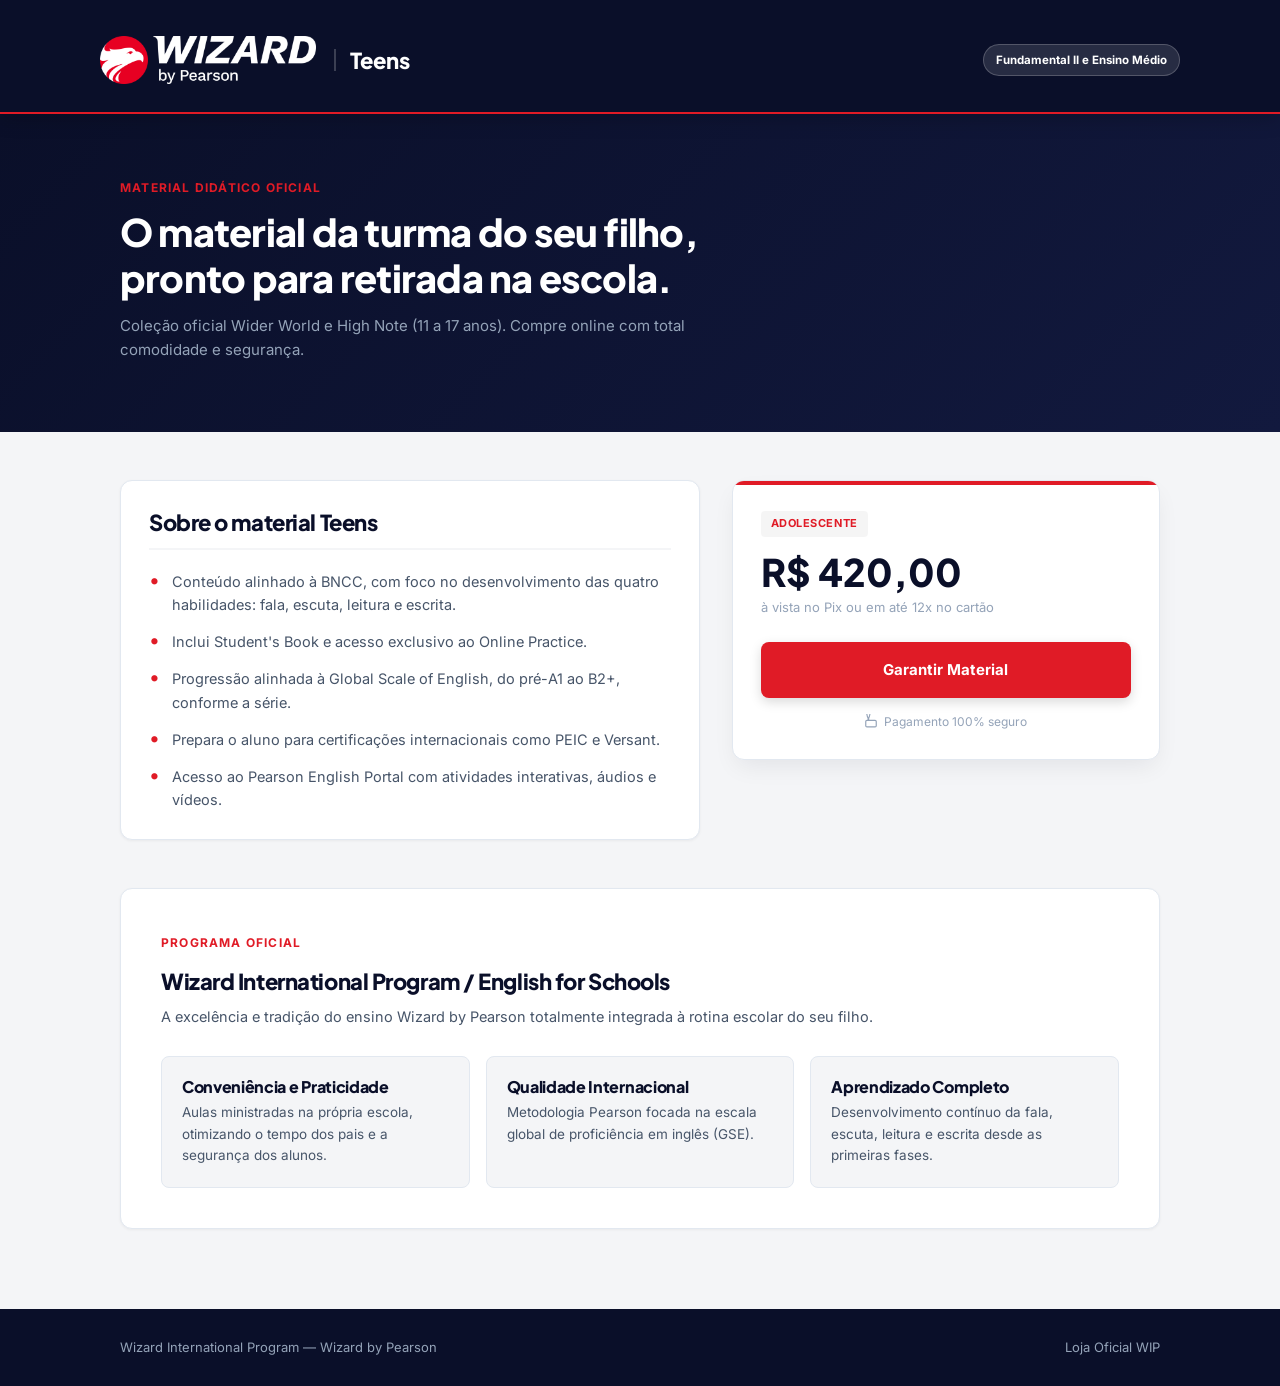
<file: teens.html>
<!DOCTYPE html>
<html lang="pt-BR">
<head>
<meta charset="UTF-8">
<meta name="viewport" content="width=device-width, initial-scale=1.0">
<title>WIP Teens | Material Didático Oficial</title>
<link rel="preconnect" href="https://fonts.googleapis.com">
<link rel="preconnect" href="https://fonts.gstatic.com" crossorigin>
<link href="https://fonts.googleapis.com/css2?family=Inter:wght@400;500;600;700&family=Plus+Jakarta+Sans:wght@600;700;800&display=swap" rel="stylesheet">
<link rel="stylesheet" href="styles.css">
<style>:root{--track-accent: var(--teens-accent);}</style>
</head>
<body>

<header>
  <div class="wrap nav">
    <a href="#" class="logo">
      <img src="img/wizard-logo.png" alt="Wizard by Pearson" class="logo-img">
      <span class="logo-word">Teens</span>
    </a>
    <span class="track-pill">Fundamental II e Ensino Médio</span>
  </div>
</header>

<section class="hero">
  <div class="wrap">
    <span class="eyebrow">Material Didático Oficial</span>
    <h1>O material da turma do seu filho, pronto para retirada na escola.</h1>
    <p>Coleção oficial Wider World e High Note (11 a 17 anos). Compre online com total comodidade e segurança.</p>
  </div>
</section>

<main class="wrap main-content">
  <section class="product-grid">
    <div class="product-details">
      <h2>Sobre o material Teens</h2>
      <ul class="feature-list">
        <li>Conteúdo alinhado à BNCC, com foco no desenvolvimento das quatro habilidades: fala, escuta, leitura e escrita.</li>
        <li>Inclui Student's Book e acesso exclusivo ao Online Practice.</li>
        <li>Progressão alinhada à Global Scale of English, do pré-A1 ao B2+, conforme a série.</li>
        <li>Prepara o aluno para certificações internacionais como PEIC e Versant.</li>
        <li>Acesso ao Pearson English Portal com atividades interativas, áudios e vídeos.</li>
      </ul>
    </div>

    <div class="price-card">
      <span class="badge">Adolescente</span>
      <div class="price">R$ 420,00</div>
      <div class="price-note">à vista no Pix ou em até 12x no cartão</div>
<a class="btn-buy" href="checkout.html?produto=WIP%20Teens&preco=420.00&faixa=Fundamental%20II%20e%20Ensino%20M%C3%A9dio&origem=teens.html">Garantir Material</a>
      <div class="secure-note">
        <svg width="14" height="14" viewBox="0 0 24 24" fill="none" stroke="currentColor" stroke-width="2"><rect x="3" y="11" width="18" height="11" rx="2" ry="2"></rect><path d="M7 11V7a5 50 0 1 1 1 0v4"></path></svg>
        Pagamento 100% seguro
      </div>
    </div>
  </section>

  <section class="about-wip">
    <div class="about-wip-header">
      <span class="eyebrow">Programa Oficial</span>
      <h2>Wizard International Program / English for Schools</h2>
      <p>A excelência e tradição do ensino Wizard by Pearson totalmente integrada à rotina escolar do seu filho.</p>
    </div>

    <div class="about-wip-grid">
      <div class="wip-card">
        <h3>Conveniência e Praticidade</h3>
        <p>Aulas ministradas na própria escola, otimizando o tempo dos pais e a segurança dos alunos.</p>
      </div>

      <div class="wip-card">
        <h3>Qualidade Internacional</h3>
        <p>Metodologia Pearson focada na escala global de proficiência em inglês (GSE).</p>
      </div>

      <div class="wip-card">
        <h3>Aprendizado Completo</h3>
        <p>Desenvolvimento contínuo da fala, escuta, leitura e escrita desde as primeiras fases.</p>
      </div>
    </div>
  </section>
</main>

<footer>
  <div class="wrap footer-row">
    <span>Wizard International Program — Wizard by Pearson</span>
    <span>Loja Oficial WIP</span>
  </div>
</footer>

</body>
</html>
</file>
<file: styles.css>
/* ============================================================
   WIP Loja — Design Corporativo Premium & Mobile Responsive
   ============================================================ */
/* Reset global e correção do rodapé colado ao final */
* {
  margin: 0;
  padding: 0;
  box-sizing: border-box;
}

html, body {
  height: 100%;
}

body {
  display: flex;
  flex-direction: column;
  min-height: 100vh;
  background-color: #0f172a; /* Mesma cor do seu footer (ou #0b1120 / #1e293b) */
}

/* O conteúdo principal cresce para empurrar o footer */
main, .hero-landing, .info-steps-section, .success-container, .admin-wrap {
  flex: 1 0 auto;
}

/* Garante que o footer fique sempre no final absoluto */
footer {
  margin-top: auto;
  width: 100%;
}
:root {
  --navy: #0a0f29;
  --navy-light: #12193e;
  --red: #e01b26;
  --bg-page: #f4f5f7;
  --card-bg: #ffffff;
  --ink: #0f172a;
  --gray: #475569;
  --gray-light: #94a3b8;
  --line: #e2e8f0;
  
  --kids-accent: #0284c7;
  --teens-accent: #e01b26;
  --adults-accent: #d97706;
  
  --radius: 12px;
  --shadow-sm: 0 1px 3px rgba(0,0,0,0.05);
  --shadow-md: 0 10px 25px -5px rgba(10, 15, 41, 0.08);
}

* {
  box-sizing: border-box;
}

html {
  scroll-behavior: smooth;
}

body {
  margin: 0;
  font-family: 'Inter', -apple-system, BlinkMacSystemFont, sans-serif;
  color: var(--ink);
  background: var(--bg-page);
  line-height: 1.6;
  -webkit-font-smoothing: antialiased;
}

h1, h2, h3 {
  font-family: 'Plus Jakarta Sans', sans-serif;
  font-weight: 800;
  line-height: 1.2;
  margin: 0;
  color: var(--navy);
  letter-spacing: -0.02em;
}

a {
  text-decoration: none;
  color: inherit;
}

.wrap {
  max-width: 1080px;
  margin: 0 auto;
  padding: 0 20px;
}

/* ================= HEADER ================= */
header {
  position: sticky;
  top: 0;
  z-index: 50;
  background: var(--navy);
  border-bottom: 4px solid var(--track-accent, var(--red));
  box-shadow: 0 4px 20px rgba(0, 0, 0, 0.2);
}

.nav {
  display: flex;
  align-items: center;
  justify-content: space-between;
  padding: 16px 0;
  gap: 12px;
}

.logo {
  display: flex;
  align-items: center;
  gap: 18px;
  height: 40px;
}

.logo-img {
  height: 30px; /* Logo maior e em destaque */
  width: auto;
  display: block;
}

.logo-word {
  font-family: 'Plus Jakarta Sans', sans-serif;
  font-weight: 800;
  font-size: 22px;
  color: #ffffff;
  padding-left: 14px;
  border-left: 2px solid rgba(255, 255, 255, 0.2);
  line-height: 1;
}

.track-pill {
  font-size: 11.5px;
  font-weight: 700;
  color: #ffffff;
  background: rgba(255, 255, 255, 0.12);
  border: 1px solid rgba(255, 255, 255, 0.2);
  padding: 6px 12px;
  border-radius: 30px;
  text-align: right;
  white-space: nowrap;
}

/* ================= HERO ================= */
.hero {
  background: linear-gradient(135deg, var(--navy) 0%, var(--navy-light) 100%);
  color: #fff;
  padding: 44px 0 52px;
}

.eyebrow {
  color: var(--track-accent, var(--kids-accent));
  font-size: 12px;
  font-weight: 700;
  text-transform: uppercase;
  letter-spacing: 0.1em;
  margin-bottom: 12px;
  display: inline-block;
}

.hero h1 {
  font-size: 28px;
  color: #ffffff;
  margin-bottom: 14px;
  max-width: 680px;
}

.hero p {
  font-size: 15px;
  color: var(--gray-light);
  max-width: 580px;
  margin: 0;
}

/* ================= CORPO PRINCIPAL ================= */
.main-content {
  padding: 32px 20px 60px;
}

.product-grid {
  display: grid;
  grid-template-columns: 1fr;
  gap: 24px;
  margin-bottom: 48px;
}

.product-details {
  background: var(--card-bg);
  padding: 28px;
  border-radius: var(--radius);
  border: 1px solid var(--line);
  box-shadow: var(--shadow-sm);
}

.product-details h2 {
  font-size: 22px;
  margin-bottom: 20px;
  border-bottom: 2px solid var(--bg-page);
  padding-bottom: 12px;
}

.feature-list {
  list-style: none;
  margin: 0;
  padding: 0;
  display: grid;
  gap: 14px;
}

.feature-list li {
  display: flex;
  gap: 12px;
  font-size: 14.5px;
  color: var(--gray);
}

.feature-list li::before {
  content: "•";
  color: var(--track-accent, var(--red));
  font-size: 20px;
  line-height: 1;
}

/* Card de Preço */
.price-card {
  background: var(--card-bg);
  border: 1px solid var(--line);
  padding: 28px;
  border-radius: var(--radius);
  box-shadow: var(--shadow-md);
  position: relative;
  overflow: hidden;
}

.price-card::before {
  content: "";
  position: absolute;
  top: 0;
  left: 0;
  right: 0;
  height: 4px;
  background: var(--track-accent, var(--red));
}

.price-card .badge {
  display: inline-block;
  font-size: 11px;
  font-weight: 700;
  text-transform: uppercase;
  letter-spacing: 0.05em;
  color: var(--track-accent, var(--red));
  background: rgba(0,0,0,0.04);
  padding: 4px 10px;
  border-radius: 4px;
  margin-bottom: 16px;
}

.price-card .price {
  font-size: 38px;
  font-weight: 800;
  font-family: 'Plus Jakarta Sans', sans-serif;
  color: var(--navy);
  line-height: 1;
  margin-bottom: 6px;
}

.price-card .price-note {
  font-size: 13px;
  color: var(--gray-light);
  margin-bottom: 24px;
}

.btn-buy {
  display: block;
  text-align: center;
  background: var(--track-accent, var(--red));
  color: #fff;
  font-weight: 700;
  font-size: 15px;
  padding: 16px;
  border-radius: 8px;
  box-shadow: 0 4px 12px rgba(0, 0, 0, 0.15);
  transition: transform 0.2s, opacity 0.2s;
}

.btn-buy:active {
  transform: scale(0.98);
}

.price-card .secure-note {
  font-size: 12px;
  color: var(--gray-light);
  margin-top: 14px;
  display: flex;
  align-items: center;
  justify-content: center;
  gap: 6px;
}

/* ================= SEÇÃO INSTITUCIONAL ================= */
.about-wip {
  background: var(--card-bg);
  padding: 32px;
  border-radius: var(--radius);
  border: 1px solid var(--line);
  box-shadow: var(--shadow-sm);
}

.about-wip-header {
  margin-bottom: 28px;
}

.about-wip-header h2 {
  font-size: 22px;
  margin-top: 4px;
  margin-bottom: 10px;
}

.about-wip-header p {
  font-size: 14.5px;
  color: var(--gray);
  margin: 0;
}

.about-wip-grid {
  display: grid;
  grid-template-columns: 1fr;
  gap: 16px;
}

.wip-card {
  background: var(--bg-page);
  padding: 20px;
  border-radius: 8px;
  border: 1px solid var(--line);
}

.wip-card h3 {
  font-size: 16px;
  margin-bottom: 6px;
  color: var(--navy);
}

.wip-card p {
  font-size: 13.5px;
  color: var(--gray);
  margin: 0;
}

/* ================= FOOTER ================= */
footer {
  background: var(--navy);
  color: var(--gray-light);
  padding: 28px 0;
  font-size: 13px;
}

.footer-row {
  display: flex;
  flex-direction: column;
  gap: 8px;
  text-align: center;
}
/* ============================================================
   ESTILOS ESPECÍFICOS DO CHECKOUT
   ============================================================ */

.checkout {
  padding: 40px 20px 80px;
}

.checkout h2 {
  font-size: 24px;
  margin-bottom: 24px;
}

.checkout-grid {
  display: grid;
  grid-template-columns: 1fr;
  gap: 32px;
}

/* Abas de Pagamento */
.pay-tabs {
  display: flex;
  background: var(--line);
  padding: 4px;
  border-radius: var(--radius);
  margin-bottom: 24px;
  gap: 4px;
}

.pay-tab {
  flex: 1;
  text-align: center;
  padding: 12px;
  font-family: 'Inter', sans-serif;
  font-weight: 600;
  font-size: 14px;
  background: transparent;
  border: none;
  border-radius: 8px;
  cursor: pointer;
  color: var(--gray);
  transition: all 0.2s ease;
}

.pay-tab.active {
  background: #ffffff;
  color: var(--navy);
  box-shadow: var(--shadow-sm);
  font-weight: 700;
}

/* Esconde e mostra os painéis */
.pay-panel {
  display: none;
  background: #ffffff;
  border: 1px solid var(--line);
  padding: 28px;
  border-radius: var(--radius);
  box-shadow: var(--shadow-sm);
}

.pay-panel.active {
  display: block;
}

/* Formulário de Cartão */
.card-form {
  display: grid;
  gap: 16px;
}

.card-form label {
  display: block;
  font-size: 13px;
  font-weight: 600;
  color: var(--navy);
  margin-bottom: 6px;
}

.card-form input, 
.card-form select {
  width: 100%;
  border: 1px solid var(--line);
  padding: 12px 14px;
  font-family: 'Inter', sans-serif;
  font-size: 14px;
  border-radius: 8px;
  background: #ffffff;
  color: var(--ink);
  outline: none;
  transition: border-color 0.2s;
}

.card-form input:focus, 
.card-form select:focus {
  border-color: var(--navy);
}

.row-2 {
  display: grid;
  grid-template-columns: 1fr 1fr;
  gap: 16px;
}

/* Painel Pix */
.pix-box {
  text-align: center;
  padding: 10px 0;
}

.pix-placeholder {
  width: 180px;
  height: 180px;
  margin: 0 auto 16px;
  background: #f8fafc;
  border: 2px dashed var(--line);
  border-radius: var(--radius);
  display: flex;
  align-items: center;
  justify-content: center;
  font-size: 13px;
  font-weight: 600;
  color: var(--gray-light);
}

.pix-discount {
  font-size: 14px;
  font-weight: 700;
  color: #16a34a;
  margin-bottom: 16px;
}

.pix-code {
  display: flex;
  gap: 8px;
  margin-bottom: 16px;
}

.pix-code input {
  flex: 1;
  font-size: 12px;
  background: var(--bg-page);
  border: 1px solid var(--line);
  padding: 10px;
  border-radius: 8px;
  color: var(--gray);
}

.btn-copy {
  border: 1px solid var(--line);
  background: #ffffff;
  padding: 0 16px;
  font-family: 'Inter', sans-serif;
  font-weight: 600;
  font-size: 13px;
  cursor: pointer;
  border-radius: 8px;
  color: var(--navy);
}

.btn-pay {
  width: 100%;
  background: var(--red);
  color: #ffffff;
  border: none;
  padding: 16px;
  font-family: 'Inter', sans-serif;
  font-weight: 700;
  font-size: 15px;
  cursor: pointer;
  border-radius: 8px;
  margin-top: 8px;
  box-shadow: 0 4px 12px rgba(224, 27, 38, 0.2);
}

/* Resumo do Pedido */
.order-summary {
  border: 1px solid var(--line);
  background: #ffffff;
  padding: 28px;
  border-radius: var(--radius);
  box-shadow: var(--shadow-sm);
  height: fit-content;
}

.order-summary h3 {
  font-size: 18px;
  margin-bottom: 20px;
  border-bottom: 1px solid var(--line);
  padding-bottom: 12px;
}

.order-line {
  display: flex;
  justify-content: space-between;
  font-size: 14px;
  color: var(--gray);
  padding: 10px 0;
  border-bottom: 1px solid var(--line);
}

.order-total {
  display: flex;
  justify-content: space-between;
  font-size: 18px;
  font-weight: 800;
  color: var(--navy);
  padding: 16px 0 12px;
}

.integration-note {
  font-size: 12px;
  color: var(--gray-light);
  background: var(--bg-page);
  padding: 12px;
  border-radius: 6px;
  margin-top: 12px;
  line-height: 1.4;
}

/* Responsivo para Telas Maiores */
@media (min-width: 768px) {
  .checkout-grid {
    grid-template-columns: 1.25fr 0.75fr;
    gap: 40px;
  }
}
/* ================= DESKTOPS E TABLETS ================= */
@media (min-width: 768px) {
  .hero {
    padding: 60px 0 70px;
  }

  .hero h1 {
    font-size: 38px;
  }

  .main-content {
    padding: 48px 20px 80px;
  }

  .product-grid {
    grid-template-columns: 1.15fr 0.85fr;
    gap: 32px;
    align-items: start;
  }

  .about-wip {
    padding: 40px;
  }

  .about-wip-grid {
    grid-template-columns: repeat(3, 1fr);
  }

  .footer-row {
    flex-direction: row;
    justify-content: space-between;
    text-align: left;
  }
}
/* ============================================================
   MODAL DE PROCESSAMENTO / AUTO-REDIRECT
   ============================================================ */

.processing-overlay {
  display: none;
  position: fixed;
  top: 0;
  left: 0;
  width: 100%;
  height: 100%;
  background: rgba(10, 15, 41, 0.85);
  backdrop-filter: blur(4px);
  z-index: 9999;
  align-items: center;
  justify-content: center;
  padding: 20px;
}

.processing-overlay.active {
  display: flex;
}

.processing-card {
  background: #ffffff;
  padding: 36px 28px;
  border-radius: var(--radius);
  max-width: 420px;
  width: 100%;
  text-align: center;
  box-shadow: 0 20px 25px -5px rgba(0, 0, 0, 0.2);
}

.processing-card h3 {
  font-size: 20px;
  color: var(--navy);
  margin: 16px 0 8px;
}

.processing-card p {
  font-size: 14px;
  color: var(--gray);
  margin: 0;
  line-height: 1.5;
}

/* Animação do Spinner */
.spinner {
  width: 48px;
  height: 48px;
  border: 4px solid var(--line);
  border-top-color: var(--red);
  border-radius: 50%;
  margin: 0 auto;
  animation: spin 0.8s linear infinite;
}

@keyframes spin {
  to {
    transform: rotate(360deg);
  }
}
/* ============================================================
   VALIDAÇÃO DE CAMPOS E ANIMAÇÕES
   ============================================================ */

/* Estilo para campos com erro */
.card-form input.input-error,
.card-form select.input-error {
  border: 2px solid #e01b26 !important;
  background-color: #fef2f2;
}

/* Estilo para campos preenchidos corretamente */
.card-form input.input-success,
.card-form select.input-success {
  border: 2px solid #16a34a !important;
  background-color: #f0fdf4;
}

/* Mensagem de erro abaixo do campo */
.error-msg {
  color: #e01b26;
  font-size: 11px;
  font-weight: 600;
  margin-top: 4px;
  display: none;
}

.input-error + .error-msg {
  display: block;
}

/* Animação Shake (Trepidação) */
@keyframes shake {
  0%, 100% { transform: translateX(0); }
  20%, 60% { transform: translateX(-6px); }
  40%, 80% { transform: translateX(6px); }
}

.shake {
  animation: shake 0.4s ease-in-out;
}
/* ============================================================
   MELHORIAS DE CHECKOUT & SEGURANÇA
   ============================================================ */

/* Seções do Formulário */
.form-section-title {
  font-size: 15px;
  font-weight: 700;
  color: var(--navy);
  margin: 20px 0 12px;
  padding-bottom: 6px;
  border-bottom: 1px dashed var(--line);
}

.form-section-title:first-child {
  margin-top: 0;
}

/* Banner de Prova Social */
.trust-banner {
  display: flex;
  align-items: center;
  gap: 12px;
  background: #f8fafc;
  border: 1px solid var(--line);
  padding: 12px 16px;
  border-radius: 8px;
  margin-bottom: 20px;
}

.stars {
  color: #f59e0b;
  font-size: 14px;
  letter-spacing: 2px;
}

.trust-text {
  font-size: 12px;
  color: var(--gray);
  line-height: 1.3;
}

.trust-text strong {
  color: var(--navy);
}

/* Pix Timer */
.pix-timer-box {
  background: #fffbeb;
  border: 1px solid #fef3c7;
  padding: 10px 14px;
  border-radius: 8px;
  font-size: 13px;
  color: #b45309;
  font-weight: 600;
  display: inline-flex;
  align-items: center;
  gap: 6px;
  margin-bottom: 16px;
}

.pix-timer-box span {
  font-family: monospace;
  font-size: 15px;
  font-weight: 700;
  color: #d97706;
}

/* Termos de Aceite */
.terms-group {
  margin: 18px 0 8px;
}

.checkbox-label {
  display: flex;
  align-items: flex-start;
  gap: 10px;
  font-size: 12.5px;
  color: var(--gray);
  cursor: pointer;
  user-select: none;
}

.checkbox-label input {
  width: 16px;
  height: 16px;
  margin-top: 2px;
  accent-color: var(--navy);
  cursor: pointer;
}

/* Selos e Bandeiras de Pagamento */
.payment-badges {
  display: flex;
  flex-direction: column;
  gap: 10px;
  margin-top: 16px;
  padding-top: 16px;
  border-top: 1px solid var(--line);
  align-items: center;
}

.card-flags {
  display: flex;
  gap: 8px;
  font-size: 11px;
  font-weight: 700;
  color: var(--gray-light);
  letter-spacing: 0.05em;
}

.card-flag-item {
  background: #f1f5f9;
  border: 1px solid var(--line);
  padding: 4px 8px;
  border-radius: 4px;
  color: var(--navy);
  font-size: 11px;
}

.ssl-badge {
  display: flex;
  align-items: center;
  gap: 6px;
  font-size: 11.5px;
  color: #16a34a;
  font-weight: 600;
}

/* Botão Secundário do Pix */
.btn-pay-secondary {
  width: 100%;
  background: transparent;
  border: 2px solid var(--navy);
  color: var(--navy);
  padding: 12px;
  font-family: 'Inter', sans-serif;
  font-weight: 700;
  font-size: 14px;
  cursor: pointer;
  border-radius: 8px;
  margin-top: 10px;
  transition: all 0.2s;
}

.btn-pay-secondary:hover {
  background: var(--navy);
  color: #ffffff;
}
/* Header & Navbar Responsivo */
header {
  width: 100%;
  background-color: var(--navy, #0f172a); /* Mantém o fundo escuro do cabeçalho */
  padding-top: 24px; /* <--- ESPAÇO MAIOR ACIMA DA LOGO */
  padding-bottom: 16px;
  border-bottom: 2px solid var(--red, #dc2626);
}

.nav {
  display: flex;
  align-items: center;
  justify-content: space-between;
  gap: 16px;
}

.logo {
  display: flex;
  align-items: center;
}

.logo-img {
  max-height: 48px; /* Controla a altura da logo para não estourar */
  width: auto;
  object-fit: contain;
}

/* Responsividade para Celulares e Telas Menores */
@media (max-width: 640px) {
  header {
    padding-top: 20px; /* Mantém um respiro bom no mobile */
    padding-bottom: 14px;
  }

  .nav {
    flex-direction: column; /* Em telas muito pequenas, empilha logo e pill se necessário */
    align-items: center;
    gap: 12px;
  }

  .logo-img {
    max-height: 38px; /* Reduz levemente a logo em telas pequenas */
  }

  .track-pill {
    font-size: 12px;
    padding: 4px 12px;
  }
}
/* ===================================================
   SEÇÃO DE FAQ (TIRE SUAS DÚVIDAS)
   =================================================== */
.faq-section {
  padding: 60px 0;
  background-color: #f8fafc;
  border-top: 1px solid var(--line, #e2e8f0);
}

.faq-header {
  text-align: center;
  max-width: 650px;
  margin: 0 auto 40px;
}

.section-tag {
  color: var(--red, #dc2626);
  font-weight: 800;
  font-size: 12px;
  letter-spacing: 1px;
  text-transform: uppercase;
  display: block;
  margin-bottom: 8px;
}

.faq-header h2 {
  font-size: 28px;
  color: var(--navy, #0f172a);
  font-weight: 800;
  margin-bottom: 12px;
}

.faq-header p {
  color: var(--gray, #64748b);
  font-size: 15px;
}

.faq-container {
  max-width: 760px;
  margin: 0 auto;
  display: flex;
  flex-direction: column;
  gap: 12px;
}

.faq-item {
  background: #ffffff;
  border: 1px solid var(--line, #e2e8f0);
  border-radius: 8px;
  overflow: hidden;
  box-shadow: 0 1px 3px rgba(0, 0, 0, 0.05);
  transition: border-color 0.2s;
}

.faq-question {
  width: 100%;
  padding: 18px 20px;
  background: transparent;
  border: none;
  text-align: left;
  font-family: inherit;
  font-size: 15px;
  font-weight: 700;
  color: var(--navy, #0f172a);
  display: flex;
  justify-content: space-between;
  align-items: center;
  cursor: pointer;
}

.faq-question:hover {
  background-color: #f1f5f9;
}

.faq-icon {
  font-size: 20px;
  font-weight: 700;
  color: var(--red, #dc2626);
  transition: transform 0.3s ease;
}

.faq-answer {
  max-height: 0;
  overflow: hidden;
  transition: max-height 0.3s ease, padding 0.3s ease;
  background-color: #ffffff;
  padding: 0 20px;
}

.faq-answer p {
  font-size: 14px;
  color: var(--gray, #64748b);
  line-height: 1.6;
  padding-bottom: 18px;
}

/* Estado ativo (Aberto) */
.faq-item.active .faq-answer {
  max-height: 200px;
}

.faq-item.active .faq-icon {
  transform: rotate(45deg); /* Transforma o + em um X */
}

.faq-item.active {
  border-color: #cbd5e1;
}
/* ===================================================
   SEÇÃO O QUE É O WIP (DESIGN EXECUTIVO)
   =================================================== */
/* ===================================================
   SEÇÃO O QUE É O WIP (MESMA LARGURA DAS PERGUNTAS)
   =================================================== */
.wip-about-section {
  padding: 12px 0;
  background-color: #f8fafc;
}

.wip-about-card {
  max-width: 760px; /* Alinha perfeitamente com a largura do FAQ abaixo */
  margin: 0 auto;
  background: #ffffff;
  border: 1px solid #ef4444;
  border-radius: 8px;
  padding: 14px 20px;
  box-shadow: 0 1px 3px rgba(0, 0, 0, 0.05);
  transition: all 0.2s ease;
}

.wip-about-header {
  display: flex;
  justify-content: space-between;
  align-items: center;
}

.wip-about-header h2 {
  font-size: 14.5px; /* Tamanho discreto e proporcional */
  color: var(--navy, #0f172a);
  font-weight: 700;
  margin: 0;
  line-height: 1.4;
}

.wip-toggle-icon {
  font-size: 18px;
  font-weight: 700;
  color: #ef4444;
  user-select: none;
  margin-left: 12px;
}

/* Esconde todo o conteúdo interno quando estiver 'collapsed' */
.wip-about-card.collapsed .wip-about-desc,
.wip-about-card.collapsed .wip-grid,
.wip-about-card.collapsed .wip-highlight-card {
  display: none;
}

.wip-about-desc {
  font-size: 13px;
  color: #475569;
  line-height: 1.5;
  margin: 16px 0 14px;
}

.wip-grid {
  display: grid;
  grid-template-columns: 1fr 1fr;
  gap: 10px;
  margin-bottom: 14px;
}

.wip-feature-box {
  background: #f8fafc;
  border: 1px solid #e2e8f0;
  border-radius: 6px;
  padding: 10px 12px;
  display: flex;
  align-items: center;
  gap: 10px;
}

.wip-icon-wrapper {
  width: 28px;
  height: 28px;
  background: #e2e8f0;
  border-radius: 6px;
  display: flex;
  align-items: center;
  justify-content: center;
  flex-shrink: 0;
}

.wip-icon-wrapper svg {
  width: 14px;
  height: 14px;
  stroke: var(--navy, #0f172a);
}

.wip-feature-box h3 {
  font-size: 12.5px;
  color: var(--navy, #0f172a);
  font-weight: 700;
  margin-bottom: 2px;
}

.wip-feature-box p {
  font-size: 11.5px;
  color: #64748b;
  line-height: 1.3;
  margin: 0;
}

.wip-highlight-card {
  background: var(--navy, #0f172a);
  border-left: 4px solid #ef4444;
  border-radius: 6px;
  padding: 12px 14px;
  color: #ffffff;
}

.wip-highlight-title {
  font-size: 13px;
  font-weight: 700;
  color: #fbbf24;
  display: flex;
  align-items: center;
  gap: 6px;
  margin-bottom: 4px;
}

.wip-highlight-title svg {
  width: 14px;
  height: 14px;
  stroke: #fbbf24;
}

.wip-highlight-card p {
  font-size: 12px;
  color: #cbd5e1;
  line-height: 1.4;
  margin: 0;
}

@media (max-width: 600px) {
  .wip-grid {
    grid-template-columns: 1fr;
  }
}

.wip-highlight-title {
  font-size: 16px;
  font-weight: 800;
  color: #fbbf24; /* Amarelo elegante para o título do destaque */
  display: flex;
  align-items: center;
  gap: 10px;
  margin-bottom: 8px;
}

.wip-highlight-title svg {
  width: 20px;
  height: 20px;
  stroke: #fbbf24;
}

.wip-highlight-card p {
  font-size: 14px;
  color: #cbd5e1;
  line-height: 1.5;
  margin: 0;
}

/* Responsividade Mobile */
@media (max-width: 768px) {
  .wip-grid {
    grid-template-columns: 1fr;
  }
  .wip-about-card {
    padding: 20px;
  }
  .wip-about-header h2 {
    font-size: 18px;
  }
}
/* Transição e controle de abertura do Accordion WIP */
.wip-toggle-icon {
  font-size: 24px;
  font-weight: 700;
  color: #ef4444;
  user-select: none;
  transition: transform 0.2s ease;
}

/* Esconde o conteúdo quando colapsado */
.wip-about-card.collapsed .wip-about-desc,
.wip-about-card.collapsed .wip-grid,
.wip-about-card.collapsed .wip-highlight-card {
  display: none;
}

/* Ajusta o padding do card quando estiver fechado */
.wip-about-card.collapsed {
  padding-bottom: 20px;
}
/* ===================================================
   PAINEL DA SECRETARIA (ESTILO PROFISSIONAL)
   =================================================== */
.admin-body {
  background-color: #f1f5f9;
}

.admin-header {
  background: var(--navy, #0f172a);
  padding: 14px 0;
  border-bottom: 3px solid var(--red, #dc2626);
}

.admin-badge {
  display: flex;
  align-items: center;
  gap: 8px;
  color: #ffffff;
  font-size: 13px;
  font-weight: 700;
  background: rgba(255, 255, 255, 0.1);
  padding: 6px 14px;
  border-radius: 20px;
}

.status-dot {
  width: 8px;
  height: 8px;
  background-color: #22c55e;
  border-radius: 50%;
}

.admin-main {
  padding: 30px 20px;
}

.admin-topbar {
  display: flex;
  justify-content: space-between;
  align-items: center;
  margin-bottom: 24px;
}

.admin-topbar h2 {
  font-size: 22px;
  color: var(--navy, #0f172a);
  font-weight: 800;
}

.admin-topbar p {
  font-size: 14px;
  color: #64748b;
  margin-top: 2px;
}

.btn-refresh {
  display: inline-flex;
  align-items: center;
  gap: 8px;
  background: #ffffff;
  color: #334155;
  border: 1px solid #cbd5e1;
  padding: 8px 16px;
  border-radius: 6px;
  font-size: 13px;
  font-weight: 600;
  cursor: pointer;
  box-shadow: 0 1px 2px rgba(0, 0, 0, 0.05);
  transition: all 0.2s ease;
}

.btn-refresh:hover {
  background: #f8fafc;
  border-color: #94a3b8;
  color: var(--navy, #0f172a);
}

.btn-refresh:active {
  transform: scale(0.98);
}

/* Ícone SVG */
.icon-refresh {
  transition: transform 0.4s ease;
  color: #64748b;
}

.btn-refresh:hover .icon-refresh {
  color: var(--navy, #0f172a);
}

/* Classe de animação aplicada via JS */
.btn-refresh.spinning .icon-refresh {
  animation: spin 0.6s linear;
}

@keyframes spin {
  from { transform: rotate(0deg); }
  to { transform: rotate(360deg); }
}

/* KPIs Grid */
.kpi-grid {
  display: grid;
  grid-template-columns: repeat(auto-fit, minmax(220px, 1fr));
  gap: 16px;
  margin-bottom: 24px;
}

.kpi-card {
  background: #ffffff;
  padding: 18px 20px;
  border-radius: 10px;
  border: 1px solid #e2e8f0;
  box-shadow: 0 1px 3px rgba(0,0,0,0.03);
}

.kpi-title {
  display: block;
  font-size: 12px;
  font-weight: 700;
  color: #64748b;
  text-transform: uppercase;
  margin-bottom: 6px;
}

.kpi-value {
  font-size: 26px;
  font-weight: 800;
  color: var(--navy, #0f172a);
}

.kpi-success .kpi-value { color: #16a34a; }
.kpi-warning .kpi-value { color: #d97706; }

/* Filtros */
.admin-filters {
  display: flex;
  gap: 12px;
  margin-bottom: 16px;
}

.admin-filters input {
  flex: 1;
  padding: 10px 14px;
  border: 1px solid #cbd5e1;
  border-radius: 6px;
  font-size: 14px;
}

.admin-filters select {
  width: 200px;
  padding: 10px 14px;
  border: 1px solid #cbd5e1;
  border-radius: 6px;
  font-size: 14px;
  background: #ffffff;
}

/* Tabela */
.table-container {
  background: #ffffff;
  border: 1px solid #e2e8f0;
  border-radius: 10px;
  overflow-x: auto;
  box-shadow: 0 1px 3px rgba(0,0,0,0.03);
}

.admin-table {
  width: 100%;
  border-collapse: collapse;
  text-align: left;
  font-size: 13.5px;
}

.admin-table th {
  background: #f8fafc;
  padding: 12px 16px;
  font-weight: 700;
  color: #475569;
  border-bottom: 1px solid #e2e8f0;
  white-space: nowrap;
}

.admin-table td {
  padding: 14px 16px;
  border-bottom: 1px solid #f1f5f9;
  color: #334155;
}

.cell-main {
  font-weight: 700;
  color: var(--navy, #0f172a);
}

.cell-sub {
  font-size: 12px;
  color: #64748b;
  margin-top: 2px;
}

.badge-status {
  padding: 4px 8px;
  border-radius: 4px;
  font-size: 12px;
  font-weight: 700;
}

.badge-pay {
  background: #dcfce7;
  color: #15803d;
}

.select-saf {
  padding: 6px 10px;
  border-radius: 6px;
  border: 1px solid #cbd5e1;
  font-size: 12px;
  font-weight: 600;
  background: #f8fafc;
  cursor: pointer;
}

.btn-delete {
  background: transparent;
  border: none;
  cursor: pointer;
  font-size: 16px;
  opacity: 0.6;
  transition: opacity 0.2s;
}

.btn-delete:hover {
  opacity: 1;
}

.empty-state {
  padding: 40px;
  text-align: center;
  color: #94a3b8;
  font-size: 14px;
}
.logo img {
  height: 60px; /* Aumenta o tamanho */
  width: auto;
  filter: none; /* Remove a inversão total para voltar as cores do brasão */
}
</file>
